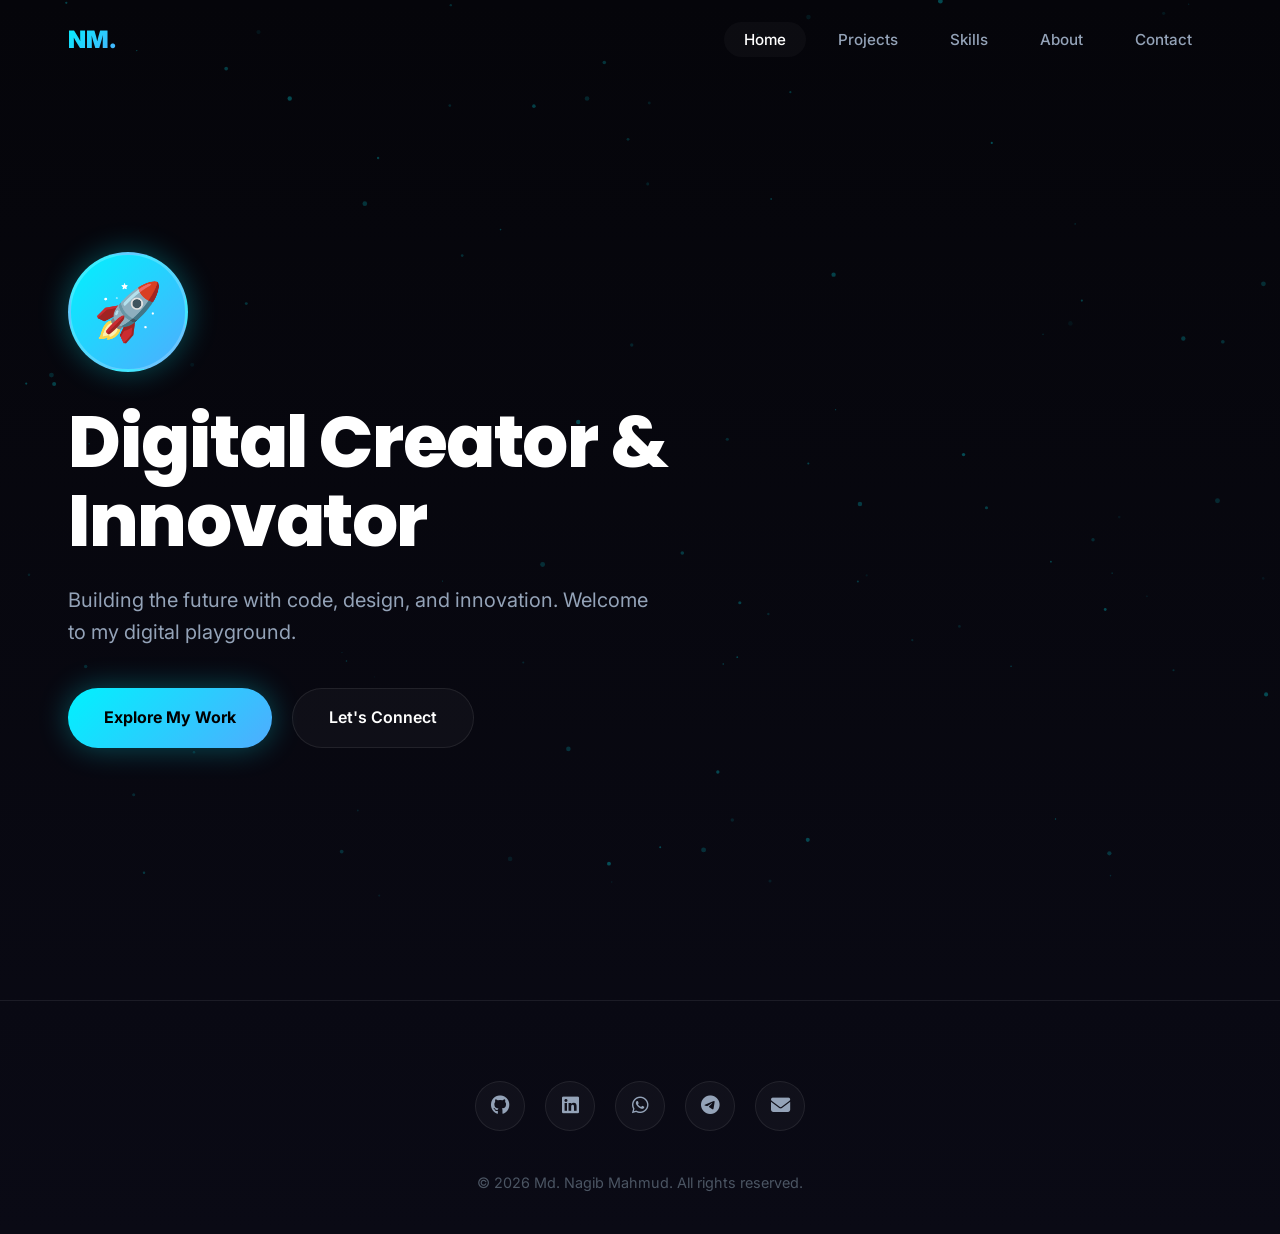
<file: index.html>
<!DOCTYPE html>
<html lang="en">
<head>
    <meta charset="UTF-8">
    <meta name="viewport" content="width=device-width, initial-scale=1.0">
    <title>Md. Nagib Mahmud | Full Stack Developer & Innovator</title>
    <meta name="description" content="Portfolio of Md. Nagib Mahmud - Full Stack Developer, Android Developer, and Digital Creator.">
    <link rel="stylesheet" href="styles.css">
    <link href="https://fonts.googleapis.com/css2?family=Inter:wght@300;400;500;600;700;800;900&family=Poppins:wght@400;500;600;700;800;900&display=swap" rel="stylesheet">
    <link rel="stylesheet" href="https://cdnjs.cloudflare.com/ajax/libs/font-awesome/6.4.0/css/all.min.css">
</head>
<body>
    <canvas id="particle-canvas"></canvas>

    <header class="header" id="header">
        <nav class="nav">
            <div class="nav-brand">NM<span>.</span></div>
            <ul class="nav-links">
                <li><a href="index.html" class="active">Home</a></li>
                <li><a href="projects.html">Projects</a></li>
                <li><a href="skills.html">Skills</a></li>
                <li><a href="about.html">About</a></li>
                <li><a href="contact.html">Contact</a></li>
            </ul>
        </nav>
    </header>

    <main>
        <section class="hero" id="home">
            <div class="container">
                <div class="hero-grid">
                    <div class="hero-content">
                        <div class="hero-avatar">
                            <span>🚀</span>
                        </div>
                        <h1>Digital <span class="text-gradient">Creator</span> & <br><span class="text-gradient">Innovator</span></h1>
                        <p class="hero-subtitle">Md. Nagib Mahmud. Building the future with code, design, and innovation. Welcome to my digital playground.</p>
                        <div class="hero-buttons">
                            <a href="projects.html" class="btn-primary">
                                <i class="fas fa-rocket"></i> Explore My Work
                            </a>
                            <a href="contact.html" class="btn-secondary">
                                <i class="fas fa-paper-plane"></i> Let's Connect
                            </a>
                        </div>
                    </div>
                </div>
            </div>
        </section>
    </main>

    <footer class="footer">
        <div class="container">
            <div class="social-links">
                <a href="https://github.com/nagibmahmud" target="_blank" aria-label="GitHub"><i class="fab fa-github"></i></a>
                <a href="https://linkedin.com/in/nagibmahmud" target="_blank" aria-label="LinkedIn"><i class="fab fa-linkedin"></i></a>
                <a href="https://wa.me/8801234567890" target="_blank" aria-label="WhatsApp"><i class="fab fa-whatsapp"></i></a>
                <a href="https://t.me/nagibmahmud" target="_blank" aria-label="Telegram"><i class="fab fa-telegram"></i></a>
                <a href="mailto:nagibmahmud@gmail.com" aria-label="Email"><i class="fas fa-envelope"></i></a>
            </div>
            <div class="footer-divider"></div>
            <p class="footer-text">&copy; <span id="currentYear"></span> Md. Nagib Mahmud. All rights reserved.</p>
        </div>
    </footer>

    <script src="script.js"></script>
    <script>
        // Particle Background Logic
        const canvas = document.getElementById('particle-canvas');
        const ctx = canvas.getContext('2d');
        let particles = [];

        function resize() {
            canvas.width = window.innerWidth;
            canvas.height = window.innerHeight;
        }

        window.addEventListener('resize', resize);
        resize();

        class Particle {
            constructor() {
                this.x = Math.random() * canvas.width;
                this.y = Math.random() * canvas.height;
                this.size = Math.random() * 2 + 0.5;
                this.speedX = Math.random() * 0.5 - 0.25;
                this.speedY = Math.random() * 0.5 - 0.25;
                this.color = 'rgba(0, 242, 254, ' + (Math.random() * 0.5 + 0.1) + ')';
            }
            update() {
                this.x += this.speedX;
                this.y += this.speedY;
                if (this.x > canvas.width) this.x = 0;
                if (this.x < 0) this.x = canvas.width;
                if (this.y > canvas.height) this.y = 0;
                if (this.y < 0) this.y = canvas.height;
            }
            draw() {
                ctx.fillStyle = this.color;
                ctx.beginPath();
                ctx.arc(this.x, this.y, this.size, 0, Math.PI * 2);
                ctx.fill();
            }
        }

        for (let i = 0; i < 100; i++) {
            particles.push(new Particle());
        }

        function animate() {
            ctx.clearRect(0, 0, canvas.width, canvas.height);
            particles.forEach(p => {
                p.update();
                p.draw();
            });
            requestAnimationFrame(animate);
        }
        animate();

        // Header Scroll Effect
        window.addEventListener('scroll', () => {
            const header = document.getElementById('header');
            if (window.scrollY > 50) {
                header.classList.add('scrolled');
            } else {
                header.classList.remove('scrolled');
            }
        });
    </script>
</body>
</html>
</file>
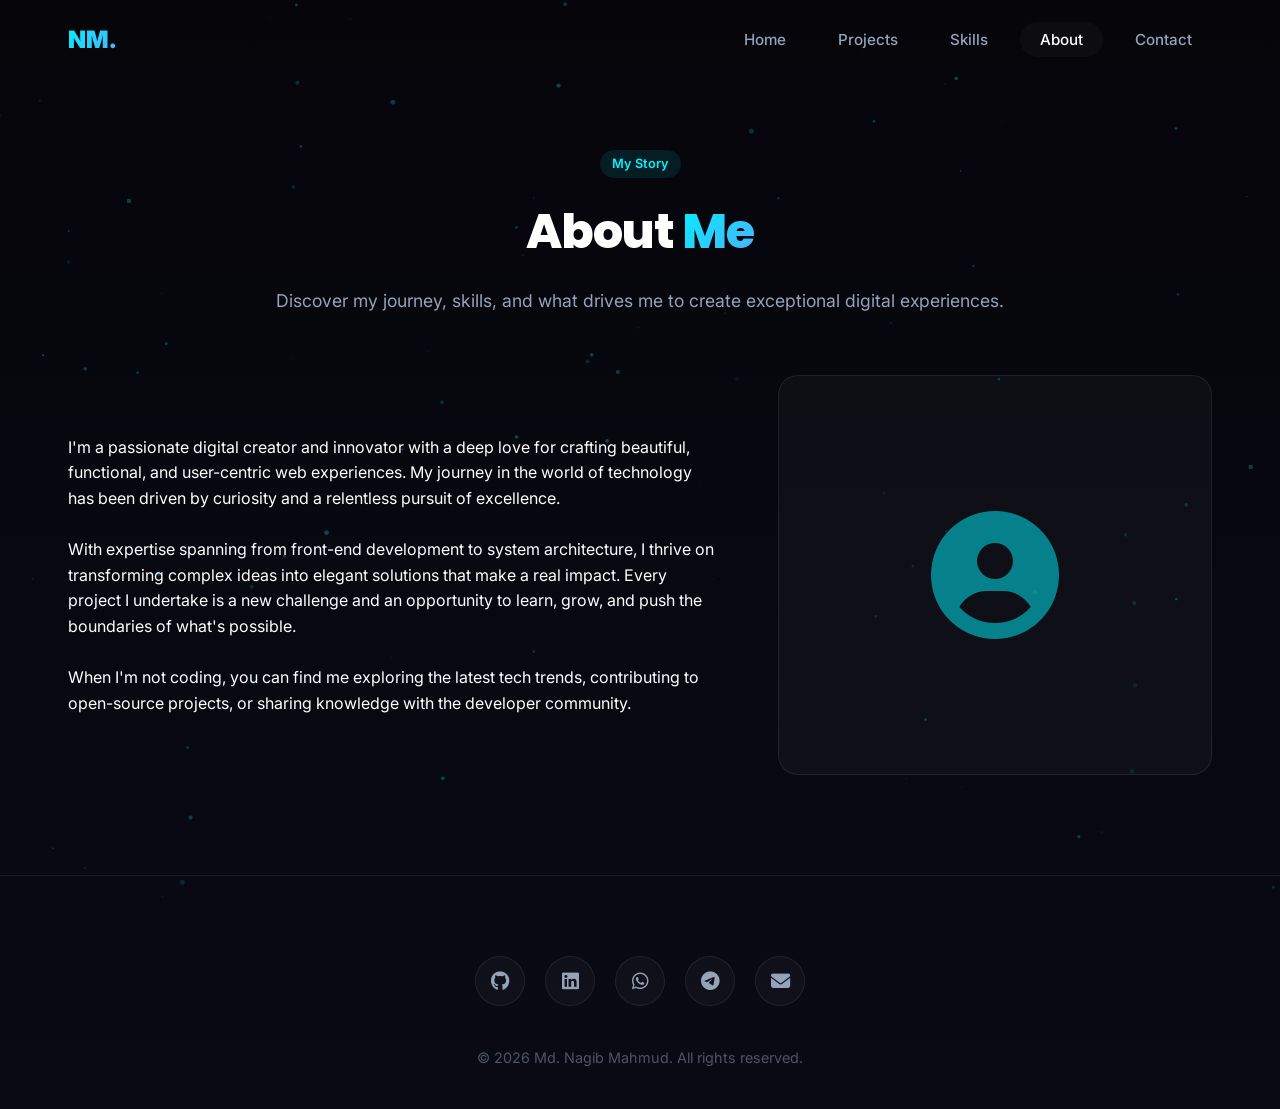
<file: about.html>
<!DOCTYPE html>
<html lang="en">
<head>
    <meta charset="UTF-8">
    <meta name="viewport" content="width=device-width, initial-scale=1.0">
    <title>About | Md. Nagib Mahmud</title>
    <link rel="stylesheet" href="styles.css">
    <link href="https://fonts.googleapis.com/css2?family=Inter:wght@300;400;500;600;700;800;900&family=Poppins:wght@400;500;600;700;800;900&display=swap" rel="stylesheet">
    <link rel="stylesheet" href="https://cdnjs.cloudflare.com/ajax/libs/font-awesome/6.4.0/css/all.min.css">
</head>
<body>
    <canvas id="particle-canvas"></canvas>

    <header class="header" id="header">
        <nav class="nav">
            <div class="nav-brand">NM<span>.</span></div>
            <ul class="nav-links">
                <li><a href="index.html">Home</a></li>
                <li><a href="projects.html">Projects</a></li>
                <li><a href="skills.html">Skills</a></li>
                <li><a href="about.html" class="active">About</a></li>
                <li><a href="contact.html">Contact</a></li>
            </ul>
        </nav>
    </header>

    <main class="container" style="padding-top: 150px;">
        <div class="section-header">
            <span class="project-tag" style="margin-bottom: 16px; display: inline-block;">My Story</span>
            <h2>About <span class="text-gradient">Me</span></h2>
            <p>Discover my journey, skills, and what drives me to create exceptional digital experiences.</p>
        </div>

        <div class="hero-grid" style="margin-bottom: 100px;">
            <div class="about-text">
                <p style="font-size: 1.1rem; color: var(--text-secondary);">I'm a passionate digital creator and innovator with a deep love for crafting beautiful, functional, and user-centric web experiences. My journey in the world of technology has been driven by curiosity and a relentless pursuit of excellence.</p>
                <br>
                <p style="font-size: 1.1rem; color: var(--text-secondary);">With expertise spanning from front-end development to system architecture, I thrive on transforming complex ideas into elegant solutions that make a real impact. Every project I undertake is a new challenge and an opportunity to learn, grow, and push the boundaries of what's possible.</p>
            </div>
            <div class="about-image" style="height: 400px; display: flex; align-items: center; justify-content: center; background: var(--surface-color); border: 1px solid var(--glass-border); border-radius: var(--radius-md);">
                <i class="fas fa-user-circle" style="font-size: 8rem; color: var(--cyan); opacity: 0.5;"></i>
            </div>
        </div>


    </main>

    <footer class="footer">
        <div class="container">
            <div class="social-links">
                <a href="https://github.com/nagibmahmud" target="_blank"><i class="fab fa-github"></i></a>
                <a href="https://linkedin.com/in/nagibmahmud" target="_blank"><i class="fab fa-linkedin"></i></a>
                <a href="https://wa.me/8801234567890" target="_blank"><i class="fab fa-whatsapp"></i></a>
                <a href="https://t.me/nagibmahmud" target="_blank"><i class="fab fa-telegram"></i></a>
                <a href="mailto:nagibmahmud@gmail.com"><i class="fas fa-envelope"></i></a>
            </div>
            <div class="footer-divider"></div>
            <p class="footer-text">&copy; <span id="currentYear"></span> Md. Nagib Mahmud. All rights reserved.</p>
        </div>
    </footer>

    <script src="script.js"></script>
    <script>
        // Particle Background Logic
        const canvas = document.getElementById('particle-canvas');
        const ctx = canvas.getContext('2d');
        let particles = [];
        function resize() { canvas.width = window.innerWidth; canvas.height = window.innerHeight; }
        window.addEventListener('resize', resize);
        resize();
        class Particle {
            constructor() {
                this.x = Math.random() * canvas.width;
                this.y = Math.random() * canvas.height;
                this.size = Math.random() * 2 + 0.5;
                this.speedX = Math.random() * 0.5 - 0.25;
                this.speedY = Math.random() * 0.5 - 0.25;
                this.color = 'rgba(0, 242, 254, ' + (Math.random() * 0.5 + 0.1) + ')';
            }
            update() {
                this.x += this.speedX; this.y += this.speedY;
                if (this.x > canvas.width) this.x = 0; if (this.x < 0) this.x = canvas.width;
                if (this.y > canvas.height) this.y = 0; if (this.y < 0) this.y = canvas.height;
            }
            draw() {
                ctx.fillStyle = this.color; ctx.beginPath();
                ctx.arc(this.x, this.y, this.size, 0, Math.PI * 2); ctx.fill();
            }
        }
        for (let i = 0; i < 100; i++) particles.push(new Particle());
        function animate() {
            ctx.clearRect(0, 0, canvas.width, canvas.height);
            particles.forEach(p => { p.update(); p.draw(); });
            requestAnimationFrame(animate);
        }
        animate();
        
        window.addEventListener('scroll', () => {
            const header = document.getElementById('header');
            if (window.scrollY > 50) header.classList.add('scrolled');
            else header.classList.remove('scrolled');
        });
    </script>
</body>
</html>
</file>
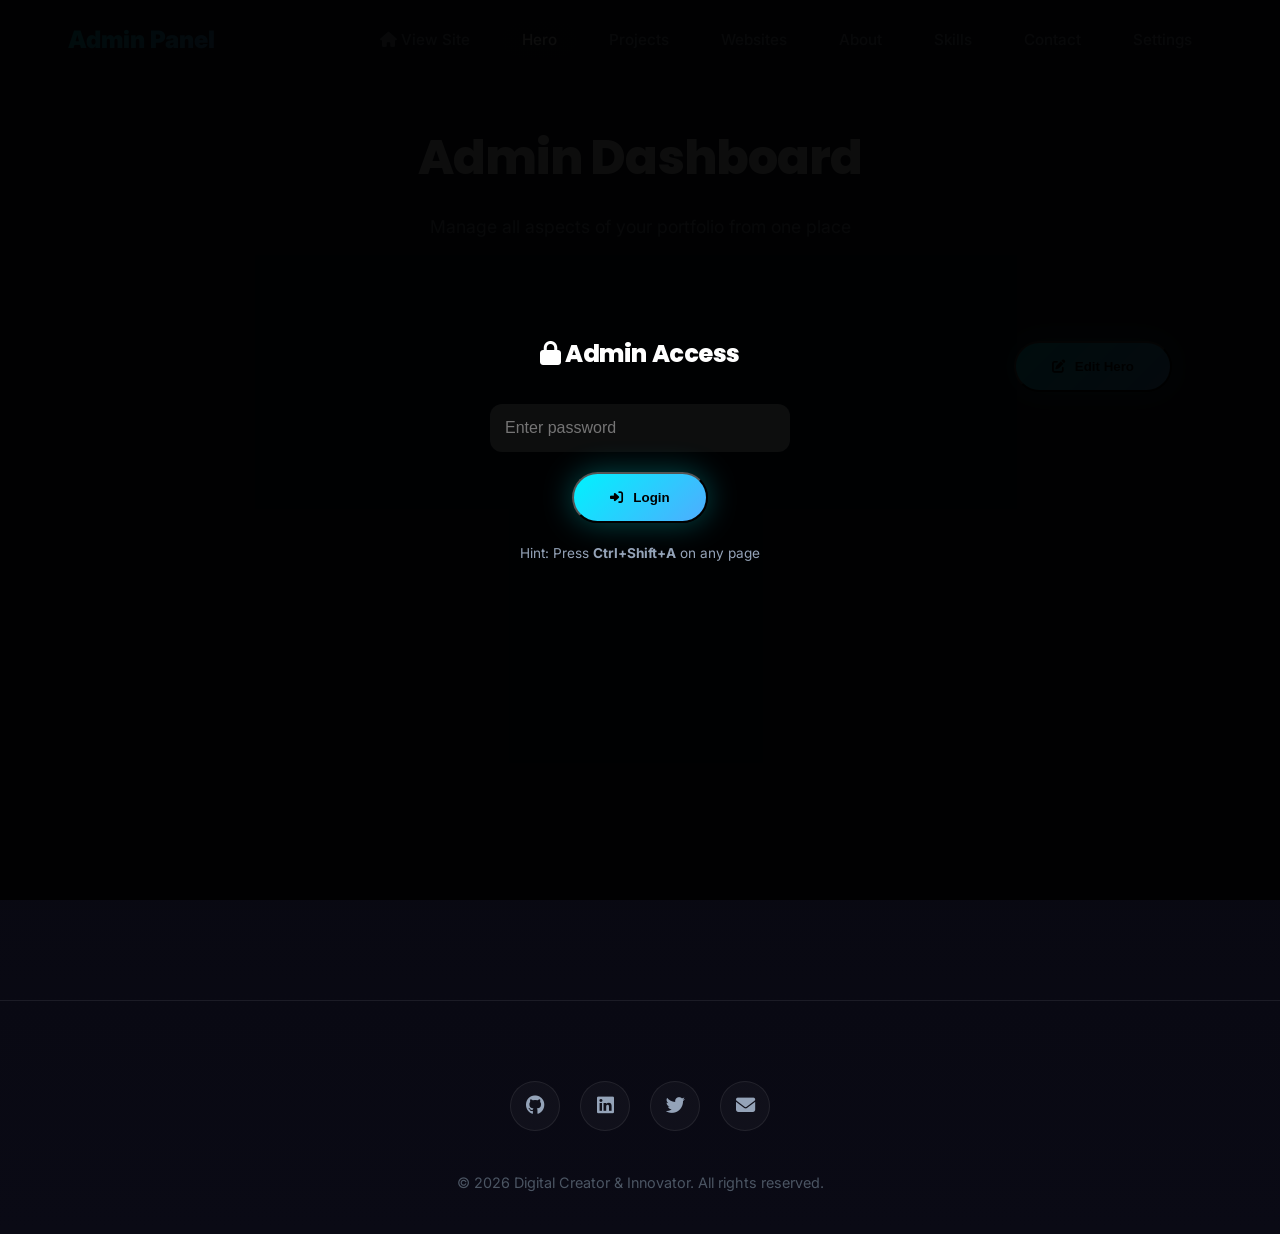
<file: admin.html>
<!DOCTYPE html>
<html lang="en">
<head>
    <meta charset="UTF-8">
    <meta name="viewport" content="width=device-width, initial-scale=1.0">
    <title>Admin Panel - My Portfolio</title>
    <link rel="stylesheet" href="styles.css">
    <link rel="stylesheet" href="admin-styles.css">
    <link href="https://fonts.googleapis.com/css2?family=Inter:wght@300;400;500;600;700&family=Poppins:wght@400;500;600;700;800&display=swap" rel="stylesheet">
    <link rel="stylesheet" href="https://cdnjs.cloudflare.com/ajax/libs/font-awesome/6.4.0/css/all.min.css">
    <style>
        /* Login Overlay */
        #loginOverlay {
            position: fixed;
            inset: 0;
            background: rgba(0, 0, 0, 0.95);
            z-index: 9999;
            display: flex;
            align-items: center;
            justify-content: center;
        }
        .login-box {
            background: linear-gradient(145deg, var(--card-color), #111827);
            padding: 50px;
            border-radius: var(--radius-lg);
            border: 1px solid var(--border-color);
            text-align: center;
            max-width: 400px;
        }
        .login-box h2 {
            color: var(--text-primary);
            margin-bottom: 30px;
        }
        .login-box input {
            width: 100%;
            padding: 15px;
            background: rgba(255, 255, 255, 0.05);
            border: 2px solid var(--border-color);
            border-radius: 12px;
            color: var(--text-primary);
            font-size: 1rem;
            margin-bottom: 20px;
        }
        .login-box input:focus {
            outline: none;
            border-color: var(--accent-color);
        }
        .login-box .error {
            color: #ff6b6b;
            margin-bottom: 15px;
            display: none;
        }
        .login-hint {
            color: var(--text-secondary);
            font-size: 0.85rem;
            margin-top: 20px;
        }
    </style>
</head>
<body>
    <!-- Login Overlay -->
    <div id="loginOverlay">
        <div class="login-box">
            <h2><i class="fas fa-lock"></i> Admin Access</h2>
            <p class="error" id="loginError">Incorrect password!</p>
            <input type="password" id="adminPassword" placeholder="Enter password" onkeypress="if(event.key==='Enter') checkPassword()">
            <button class="btn-primary" onclick="checkPassword()">
                <i class="fas fa-sign-in-alt"></i> Login
            </button>
            <p class="login-hint">Hint: Press <strong>Ctrl+Shift+A</strong> on any page</p>
        </div>
    </div>
    <!-- Navigation -->
    <header class="header">
        <nav class="nav">
            <div class="nav-brand">Admin Panel</div>
            <ul class="nav-links">
                <li><a href="index.html"><i class="fas fa-home"></i> View Site</a></li>
                <li><a href="#hero" class="active">Hero</a></li>
                <li><a href="#projects">Projects</a></li>
                <li><a href="#websites">Websites</a></li>
                <li><a href="#about">About</a></li>
                <li><a href="#skills">Skills</a></li>
                <li><a href="#contact">Contact</a></li>
                <li><a href="#settings">Settings</a></li>
            </ul>
        </nav>
    </header>

    <!-- Admin Dashboard Section -->
    <section class="admin-section">
        <div class="container">
            <div class="section-header">
                <h2>Admin <span class="text-gradient-primary">Dashboard</span></h2>
                <p>Manage all aspects of your portfolio from one place</p>
            </div>

            <!-- Projects Tab -->
            <div class="admin-tab active" id="hero">
                <div class="admin-card">
                    <div class="admin-header">
                        <h3><i class="fas fa-rocket"></i> Hero Section</h3>
                        <button class="btn-primary" id="editHeroBtn">
                            <i class="fas fa-edit"></i> Edit Hero
                        </button>
                    </div>
                    <div class="hero-preview" id="heroPreview">
                        <!-- Hero preview loaded here -->
                    </div>
                </div>
            </div>

            <div class="admin-tab" id="projects">
                <div class="admin-card">
                    <div class="admin-header">
                        <h3><i class="fas fa-box"></i> Projects Management</h3>
                        <button class="btn-primary" id="addProjectBtn">
                            <i class="fas fa-plus"></i> Add Project
                        </button>
                    </div>
                    <div class="admin-grid" id="projectsGrid">
                        <!-- Projects loaded here -->
                    </div>
                </div>
            </div>

            <!-- Websites Tab -->
            <div class="admin-tab" id="websites">
                <div class="admin-card">
                    <div class="admin-header">
                        <h3><i class="fas fa-globe"></i> Websites Management</h3>
                        <button class="btn-primary" id="addWebsiteBtn">
                            <i class="fas fa-plus"></i> Add Website
                        </button>
                    </div>
                    <div class="admin-grid" id="websitesGrid">
                        <!-- Websites loaded here -->
                    </div>
                </div>
            </div>

            <!-- About Tab -->
            <div class="admin-tab" id="about">
                <div class="admin-card">
                    <div class="admin-header">
                        <h3><i class="fas fa-user"></i> About Section</h3>
                        <button class="btn-primary" id="editAboutBtn">
                            <i class="fas fa-edit"></i> Edit About
                        </button>
                    </div>
                    <div class="about-preview" id="aboutPreview">
                        <!-- About content loaded here -->
                    </div>
                </div>
            </div>

            <!-- Skills Tab -->
            <div class="admin-tab" id="skills">
                <div class="admin-card">
                    <div class="admin-header">
                        <h3><i class="fas fa-tools"></i> Skills Management</h3>
                        <button class="btn-primary" id="addSkillBtn">
                            <i class="fas fa-plus"></i> Add Skill
                        </button>
                    </div>
                    <div class="skills-admin-grid" id="skillsGrid">
                        <!-- Skills loaded here -->
                    </div>
                </div>
            </div>

            <!-- Contact Tab -->
            <div class="admin-tab" id="contact">
                <div class="admin-card">
                    <div class="admin-header">
                        <h3><i class="fas fa-envelope"></i> Contact Settings</h3>
                        <button class="btn-primary" id="editContactBtn">
                            <i class="fas fa-edit"></i> Edit Contact Info
                        </button>
                    </div>
                    <div class="contact-preview" id="contactPreview">
                        <!-- Contact info loaded here -->
                    </div>
                    <div class="messages-section">
                        <h4><i class="fas fa-inbox"></i> Messages Received</h4>
                        <div class="messages-list" id="messagesList">
                            <!-- Messages loaded here -->
                        </div>
                    </div>
                </div>
            </div>

            <!-- Settings Tab -->
            <div class="admin-tab" id="settings">
                <div class="admin-card">
                    <div class="admin-header">
                        <h3><i class="fas fa-cog"></i> Export/Import Content</h3>
                    </div>
                    <div class="settings-content">
                        <div class="export-section">
                            <h4><i class="fas fa-download"></i> Export Content</h4>
                            <p>Download all your content as a JSON file to backup or commit to GitHub</p>
                            <button class="btn-primary" id="exportContentBtn">
                                <i class="fas fa-download"></i> Download Content JSON
                            </button>
                        </div>
                        <div class="import-section">
                            <h4><i class="fas fa-upload"></i> Import Content</h4>
                            <p>Upload a content JSON file to update your portfolio</p>
                            <input type="file" id="importFile" accept=".json" style="display: none;">
                            <button class="btn-secondary" id="importContentBtn">
                                <i class="fas fa-upload"></i> Upload Content JSON
                            </button>
                        </div>
                        <div class="security-section">
                            <h4><i class="fas fa-shield-alt"></i> Security Settings</h4>
                            <div class="form-group">
                                <label>Admin Password</label>
                                <input type="text" id="adminPasswordSetting" placeholder="Enter new password" style="max-width: 300px; margin-bottom: 10px;">
                                <button class="btn-primary" id="changePasswordBtn" style="padding: 10px 20px;">
                                    <i class="fas fa-key"></i> Change Password
                                </button>
                            </div>
                            <div class="form-group" style="margin-top: 20px;">
                                <label>Keyboard Shortcut</label>
                                <div style="display: flex; gap: 10px; align-items: center; flex-wrap: wrap;">
                                    <label style="display: flex; align-items: center; gap: 8px;">
                                        <input type="checkbox" id="ctrlKey" checked> Ctrl
                                    </label>
                                    <label style="display: flex; align-items: center; gap: 8px;">
                                        <input type="checkbox" id="shiftKey" checked> Shift
                                    </label>
                                    <label style="display: flex; align-items: center; gap: 8px;">
                                        <input type="checkbox" id="altKey"> Alt
                                    </label>
                                    <span>+</span>
                                    <input type="text" id="shortcutKey" value="A" placeholder="Key" style="width: 60px; text-transform: uppercase;">
                                    <button class="btn-primary" id="saveShortcutBtn" style="padding: 10px 20px;">
                                        <i class="fas fa-save"></i> Save Shortcut
                                    </button>
                                </div>
                                <p style="color: var(--text-secondary); font-size: 0.85rem; margin-top: 10px;">
                                    Current shortcut: <strong id="currentShortcut">Ctrl + Shift + A</strong>
                                </p>
                            </div>
                        </div>
                        <div class="github-section">
                            <h4><i class="fab fa-github"></i> GitHub Instructions</h4>
                            <ol>
                                <li>Edit content in admin panel</li>
                                <li>Click "Download Content JSON"</li>
                                <li>Save as <code>content.json</code></li>
                                <li>Commit <code>content.json</code> to your GitHub repository</li>
                                <li>Website will load content from the file</li>
                            </ol>
                        </div>
                    </div>
                </div>
            </div>
        </div>
    </section>

    <!-- Hero Modal -->
    <div class="modal" id="heroModal">
        <div class="modal-content">
            <div class="modal-header">
                <h3><i class="fas fa-edit"></i> Edit Hero Section</h3>
                <button class="modal-close" id="heroModalClose">&times;</button>
            </div>
            <form id="heroForm" class="modal-form">
                <div class="form-group">
                    <label>Avatar/Photo URL</label>
                    <input type="url" id="heroAvatar" placeholder="https://example.com/your-photo.jpg">
                    <small>Leave empty to use emoji (🚀)</small>
                </div>
                <div class="form-group">
                    <label>Title Word 1 *</label>
                    <input type="text" id="heroTitle1" placeholder="e.g., Creator" required>
                </div>
                <div class="form-group">
                    <label>Title Word 2 *</label>
                    <input type="text" id="heroTitle2" placeholder="e.g., Innovator" required>
                </div>
                <div class="form-group">
                    <label>Subtitle *</label>
                    <textarea id="heroSubtitle" rows="3" required></textarea>
                </div>
                <div class="form-row">
                    <div class="form-group">
                        <label>Button 1 Text</label>
                        <input type="text" id="heroBtn1Text" placeholder="Explore My Work">
                    </div>
                    <div class="form-group">
                        <label>Button 1 Link</label>
                        <input type="text" id="heroBtn1Link" placeholder="projects.html">
                    </div>
                </div>
                <div class="form-row">
                    <div class="form-group">
                        <label>Button 2 Text</label>
                        <input type="text" id="heroBtn2Text" placeholder="Let's Connect">
                    </div>
                    <div class="form-group">
                        <label>Button 2 Link</label>
                        <input type="text" id="heroBtn2Link" placeholder="contact.html">
                    </div>
                </div>
                <div class="modal-actions">
                    <button type="button" class="btn-secondary" id="heroCancelBtn">Cancel</button>
                    <button type="submit" class="btn-primary">
                        <i class="fas fa-save"></i> Save Changes
                    </button>
                </div>
            </form>
        </div>
    </div>

    <!-- Project Modal -->
    <div class="modal" id="projectModal">
        <div class="modal-content">
            <div class="modal-header">
                <h3 id="projectModalTitle"><i class="fas fa-plus-circle"></i> Add New Project</h3>
                <button class="modal-close" id="projectModalClose">&times;</button>
            </div>
            <form id="projectForm" class="modal-form">
                <input type="hidden" id="projectId">
                <div class="form-group">
                    <label>Title *</label>
                    <input type="text" id="projectTitle" placeholder="Project Title" required>
                </div>
                <div class="form-group">
                    <label>Description *</label>
                    <textarea id="projectDescription" rows="3" placeholder="Brief description" required></textarea>
                </div>
                <div class="form-group">
                    <label>Image URL</label>
                    <input type="url" id="projectImage" placeholder="https://example.com/image.jpg">
                </div>
                    <div class="form-group">
                        <label>Live URL</label>
                        <input type="url" id="projectLiveUrl" placeholder="https://...">
                    </div>
                <div class="form-group">
                    <label>Tags (comma-separated)</label>
                    <input type="text" id="projectTags" placeholder="React, Next.js, TypeScript">
                </div>
                <div class="form-group checkbox-group">
                    <label class="checkbox-label">
                        <input type="checkbox" id="projectFeatured">
                        <span class="checkmark"></span>
                        Featured Project (show on homepage)
                    </label>
                </div>
                <div class="modal-actions">
                    <button type="button" class="btn-secondary" id="projectCancelBtn">Cancel</button>
                    <button type="submit" class="btn-primary">
                        <i class="fas fa-save"></i> <span id="projectSubmitBtnText">Create Project</span>
                    </button>
                </div>
            </form>
        </div>
    </div>

    <!-- Website Modal -->
    <div class="modal" id="websiteModal">
        <div class="modal-content">
            <div class="modal-header">
                <h3 id="websiteModalTitle"><i class="fas fa-plus-circle"></i> Add New Website</h3>
                <button class="modal-close" id="websiteModalClose">&times;</button>
            </div>
            <form id="websiteForm" class="modal-form">
                <input type="hidden" id="websiteId">
                <div class="form-group">
                    <label>Name *</label>
                    <input type="text" id="websiteName" placeholder="Website Name" required>
                </div>
                <div class="form-group">
                    <label>Description *</label>
                    <textarea id="websiteDescription" rows="3" placeholder="Brief description" required></textarea>
                </div>
                <div class="form-group">
                    <label>Image URL</label>
                    <input type="url" id="websiteImage" placeholder="https://example.com/image.jpg">
                </div>
                <div class="form-row">
                    <div class="form-group">
                        <label>Website URL</label>
                        <input type="url" id="websiteUrl" placeholder="https://..." required>
                    </div>
                    <div class="form-group">
                        <label>Details URL</label>
                        <input type="url" id="websiteDetailsUrl" placeholder="https://...">
                    </div>
                </div>
                <div class="modal-actions">
                    <button type="button" class="btn-secondary" id="websiteCancelBtn">Cancel</button>
                    <button type="submit" class="btn-primary">
                        <i class="fas fa-save"></i> <span id="websiteSubmitBtnText">Create Website</span>
                    </button>
                </div>
            </form>
        </div>
    </div>

    <!-- About Modal -->
    <div class="modal" id="aboutModal">
        <div class="modal-content">
            <div class="modal-header">
                <h3><i class="fas fa-edit"></i> Edit About Section</h3>
                <button class="modal-close" id="aboutModalClose">&times;</button>
            </div>
            <form id="aboutForm" class="modal-form">
                <div class="form-group">
                    <label>About Text (Paragraph 1) *</label>
                    <textarea id="aboutText1" rows="3" required></textarea>
                </div>
                <div class="form-group">
                    <label>About Text (Paragraph 2) *</label>
                    <textarea id="aboutText2" rows="3" required></textarea>
                </div>
                <div class="form-group">
                    <label>About Text (Paragraph 3) *</label>
                    <textarea id="aboutText3" rows="3" required></textarea>
                </div>
                <div class="form-group">
                    <label>Image URL</label>
                    <input type="url" id="aboutImage" placeholder="https://example.com/image.jpg">
                </div>
                <div class="form-row">
                    <div class="form-group">
                        <label>Projects Count</label>
                        <input type="number" id="statProjects" value="50">
                    </div>
                    <div class="form-group">
                        <label>Years Experience</label>
                        <input type="number" id="statExperience" value="5">
                    </div>
                </div>
                <div class="form-row">
                    <div class="form-group">
                        <label>Happy Clients</label>
                        <input type="number" id="statClients" value="30">
                    </div>
                    <div class="form-group">
                        <label>Technologies</label>
                        <input type="number" id="statTechnologies" value="10">
                    </div>
                </div>
                <div class="modal-actions">
                    <button type="button" class="btn-secondary" id="aboutCancelBtn">Cancel</button>
                    <button type="submit" class="btn-primary">
                        <i class="fas fa-save"></i> Save Changes
                    </button>
                </div>
            </form>
        </div>
    </div>

    <!-- Skill Modal -->
    <div class="modal" id="skillModal">
        <div class="modal-content">
            <div class="modal-header">
                <h3 id="skillModalTitle"><i class="fas fa-plus-circle"></i> Add Skill Category</h3>
                <button class="modal-close" id="skillModalClose">&times;</button>
            </div>
            <form id="skillForm" class="modal-form">
                <input type="hidden" id="skillCategoryId">
                <div class="form-group">
                    <label>Category Name *</label>
                    <input type="text" id="skillCategoryName" placeholder="e.g., Frontend Development" required>
                </div>
                <div class="form-group">
                    <label>Skills (comma-separated) *</label>
                    <textarea id="skillList" rows="4" placeholder="React, Vue.js, TypeScript, JavaScript..." required></textarea>
                </div>
                <div class="modal-actions">
                    <button type="button" class="btn-secondary" id="skillCancelBtn">Cancel</button>
                    <button type="submit" class="btn-primary">
                        <i class="fas fa-save"></i> <span id="skillSubmitBtnText">Save Category</span>
                    </button>
                </div>
            </form>
        </div>
    </div>

    <!-- Contact Modal -->
    <div class="modal" id="contactModal">
        <div class="modal-content">
            <div class="modal-header">
                <h3><i class="fas fa-edit"></i> Edit Contact Information</h3>
                <button class="modal-close" id="contactModalClose">&times;</button>
            </div>
            <form id="contactFormAdmin" class="modal-form">
                <div class="form-group">
                    <label>Email Address *</label>
                    <input type="email" id="contactEmail" required>
                </div>
                <div class="form-group">
                    <label>GitHub URL</label>
                    <input type="url" id="contactGithub" placeholder="https://github.com/yourusername">
                </div>
                <div class="form-group">
                    <label>LinkedIn URL</label>
                    <input type="url" id="contactLinkedin" placeholder="https://linkedin.com/in/yourusername">
                </div>
                <div class="form-group">
                    <label>Twitter URL</label>
                    <input type="url" id="contactTwitter" placeholder="https://twitter.com/yourusername">
                </div>
                <div class="form-group">
                    <label>WhatsApp URL</label>
                    <input type="url" id="contactWhatsapp" placeholder="https://wa.me/8801234567890">
                </div>
                <div class="form-group">
                    <label>Telegram URL</label>
                    <input type="url" id="contactTelegram" placeholder="https://t.me/yourusername">
                </div>
                <div class="modal-actions">
                    <button type="button" class="btn-secondary" id="contactCancelBtn">Cancel</button>
                    <button type="submit" class="btn-primary">
                        <i class="fas fa-save"></i> Save Changes
                    </button>
                </div>
            </form>
        </div>
    </div>

    <!-- Footer -->
    <footer class="footer">
        <div class="container">
            <div class="social-links">
                <a href="https://github.com/yourusername" target="_blank"><i class="fab fa-github"></i></a>
                <a href="https://linkedin.com/in/yourusername" target="_blank"><i class="fab fa-linkedin"></i></a>
                <a href="https://twitter.com/yourusername" target="_blank"><i class="fab fa-twitter"></i></a>
                <a href="mailto:your@email.com"><i class="fas fa-envelope"></i></a>
            </div>
            <div class="footer-divider"></div>
            <p class="footer-text">© <span id="currentYear"></span> Digital Creator & Innovator. All rights reserved.</p>
        </div>
    </footer>

    <script src="admin.js"></script>
</body>
</html>
</file>
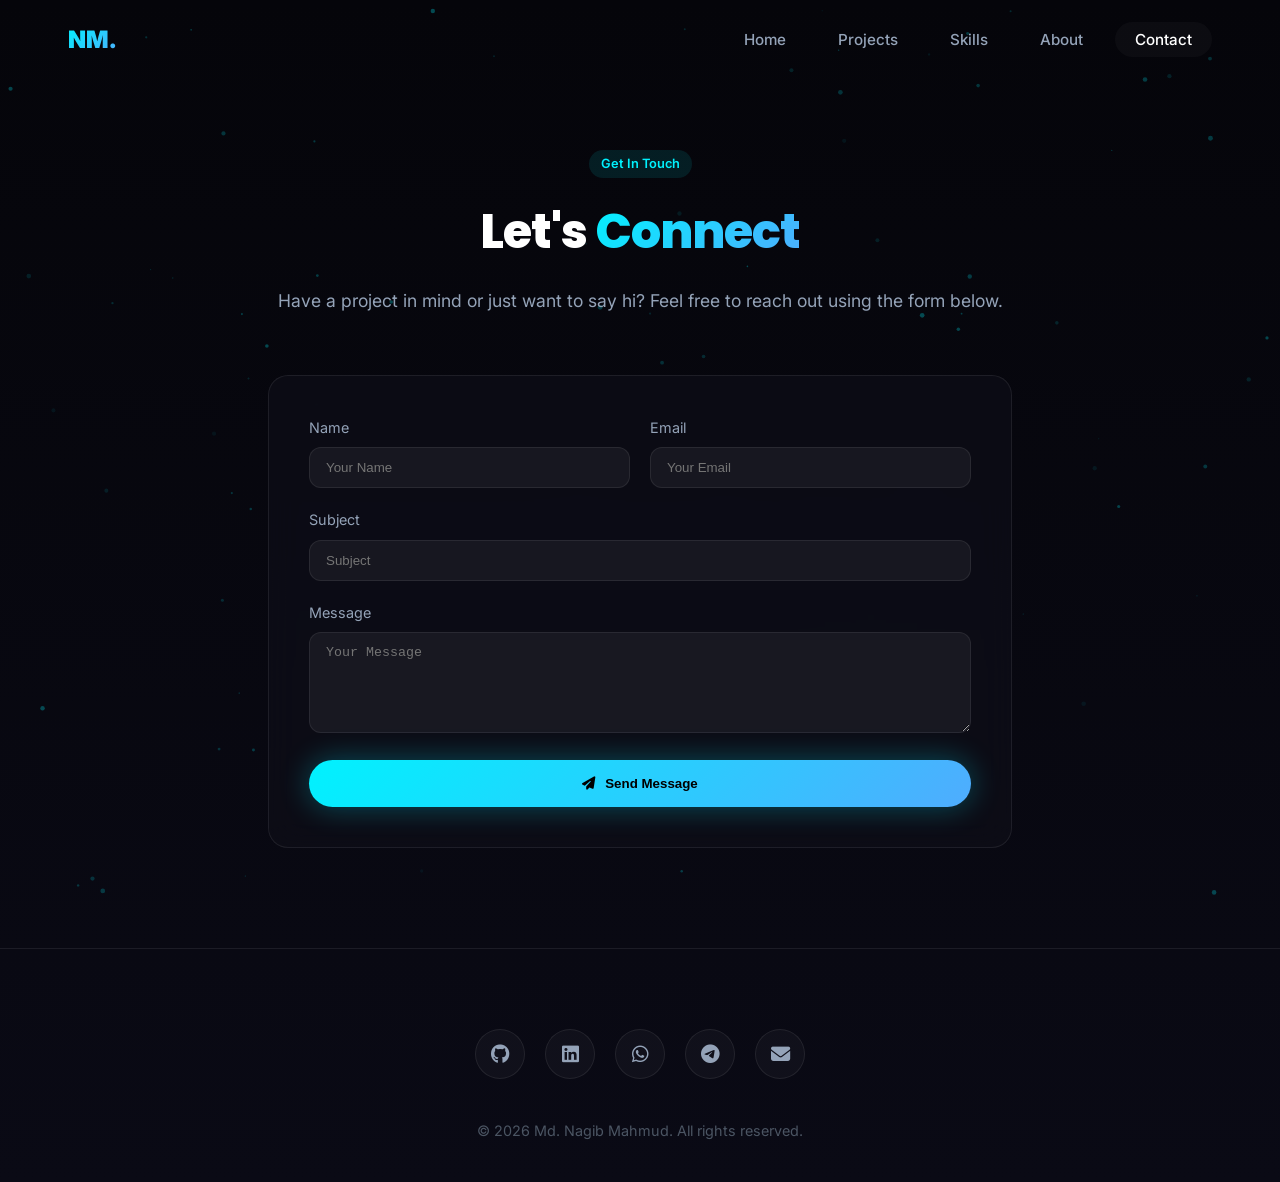
<file: contact.html>
<!DOCTYPE html>
<html lang="en">
<head>
    <meta charset="UTF-8">
    <meta name="viewport" content="width=device-width, initial-scale=1.0">
    <title>Contact | Md. Nagib Mahmud</title>
    <link rel="stylesheet" href="styles.css">
    <link href="https://fonts.googleapis.com/css2?family=Inter:wght@300;400;500;600;700;800;900&family=Poppins:wght@400;500;600;700;800;900&display=swap" rel="stylesheet">
    <link rel="stylesheet" href="https://cdnjs.cloudflare.com/ajax/libs/font-awesome/6.4.0/css/all.min.css">
</head>
<body>
    <canvas id="particle-canvas"></canvas>

    <header class="header" id="header">
        <nav class="nav">
            <div class="nav-brand">NM<span>.</span></div>
            <ul class="nav-links">
                <li><a href="index.html">Home</a></li>
                <li><a href="projects.html">Projects</a></li>
                <li><a href="skills.html">Skills</a></li>
                <li><a href="about.html">About</a></li>
                <li><a href="contact.html" class="active">Contact</a></li>
            </ul>
        </nav>
    </header>

    <main class="container" style="padding-top: 150px; max-width: 800px;">
        <div class="section-header">
            <span class="project-tag" style="margin-bottom: 16px; display: inline-block;">Get In Touch</span>
            <h2>Let's <span class="text-gradient">Connect</span></h2>
            <p>Have a project in mind or just want to say hi? Feel free to reach out using the form below.</p>
        </div>

        <div class="skill-category" style="padding: 40px;">
            <form id="contactForm" class="contact-form" style="display: flex; flex-direction: column; gap: 20px;">
                <div style="display: grid; grid-template-columns: 1fr 1fr; gap: 20px;">
                    <div class="form-group">
                        <label style="display: block; margin-bottom: 8px; font-size: 0.9rem; color: var(--text-secondary);">Name</label>
                        <input type="text" placeholder="Your Name" required style="width: 100%; padding: 12px 16px; background: rgba(255,255,255,0.05); border: 1px solid var(--glass-border); border-radius: var(--radius-sm); color: white; outline: none; transition: border-color 0.3s ease;">
                    </div>
                    <div class="form-group">
                        <label style="display: block; margin-bottom: 8px; font-size: 0.9rem; color: var(--text-secondary);">Email</label>
                        <input type="email" placeholder="Your Email" required style="width: 100%; padding: 12px 16px; background: rgba(255,255,255,0.05); border: 1px solid var(--glass-border); border-radius: var(--radius-sm); color: white; outline: none; transition: border-color 0.3s ease;">
                    </div>
                </div>
                <div class="form-group">
                    <label style="display: block; margin-bottom: 8px; font-size: 0.9rem; color: var(--text-secondary);">Subject</label>
                    <input type="text" placeholder="Subject" required style="width: 100%; padding: 12px 16px; background: rgba(255,255,255,0.05); border: 1px solid var(--glass-border); border-radius: var(--radius-sm); color: white; outline: none; transition: border-color 0.3s ease;">
                </div>
                <div class="form-group">
                    <label style="display: block; margin-bottom: 8px; font-size: 0.9rem; color: var(--text-secondary);">Message</label>
                    <textarea placeholder="Your Message" rows="5" required style="width: 100%; padding: 12px 16px; background: rgba(255,255,255,0.05); border: 1px solid var(--glass-border); border-radius: var(--radius-sm); color: white; outline: none; transition: border-color 0.3s ease; resize: vertical;"></textarea>
                </div>
                <button type="submit" class="btn-primary" style="width: 100%; justify-content: center; border: none; cursor: pointer;">
                    <i class="fas fa-paper-plane"></i> Send Message
                </button>
            </form>
        </div>
    </main>

    <footer class="footer">
        <div class="container">
            <div class="social-links">
                <a href="https://github.com/nagibmahmud" target="_blank"><i class="fab fa-github"></i></a>
                <a href="https://linkedin.com/in/nagibmahmud" target="_blank"><i class="fab fa-linkedin"></i></a>
                <a href="https://wa.me/8801234567890" target="_blank"><i class="fab fa-whatsapp"></i></a>
                <a href="https://t.me/nagibmahmud" target="_blank"><i class="fab fa-telegram"></i></a>
                <a href="mailto:nagibmahmud@gmail.com"><i class="fas fa-envelope"></i></a>
            </div>
            <div class="footer-divider"></div>
            <p class="footer-text">&copy; <span id="currentYear"></span> Md. Nagib Mahmud. All rights reserved.</p>
        </div>
    </footer>

    <script src="script.js"></script>
    <script>
        // Particle Background Logic
        const canvas = document.getElementById('particle-canvas');
        const ctx = canvas.getContext('2d');
        let particles = [];
        function resize() { canvas.width = window.innerWidth; canvas.height = window.innerHeight; }
        window.addEventListener('resize', resize);
        resize();
        class Particle {
            constructor() {
                this.x = Math.random() * canvas.width;
                this.y = Math.random() * canvas.height;
                this.size = Math.random() * 2 + 0.5;
                this.speedX = Math.random() * 0.5 - 0.25;
                this.speedY = Math.random() * 0.5 - 0.25;
                this.color = 'rgba(0, 242, 254, ' + (Math.random() * 0.5 + 0.1) + ')';
            }
            update() {
                this.x += this.speedX; this.y += this.speedY;
                if (this.x > canvas.width) this.x = 0; if (this.x < 0) this.x = canvas.width;
                if (this.y > canvas.height) this.y = 0; if (this.y < 0) this.y = canvas.height;
            }
            draw() {
                ctx.fillStyle = this.color; ctx.beginPath();
                ctx.arc(this.x, this.y, this.size, 0, Math.PI * 2); ctx.fill();
            }
        }
        for (let i = 0; i < 100; i++) particles.push(new Particle());
        function animate() {
            ctx.clearRect(0, 0, canvas.width, canvas.height);
            particles.forEach(p => { p.update(); p.draw(); });
            requestAnimationFrame(animate);
        }
        animate();
        
        window.addEventListener('scroll', () => {
            const header = document.getElementById('header');
            if (window.scrollY > 50) header.classList.add('scrolled');
            else header.classList.remove('scrolled');
        });
    </script>
</body>
</html>
</file>
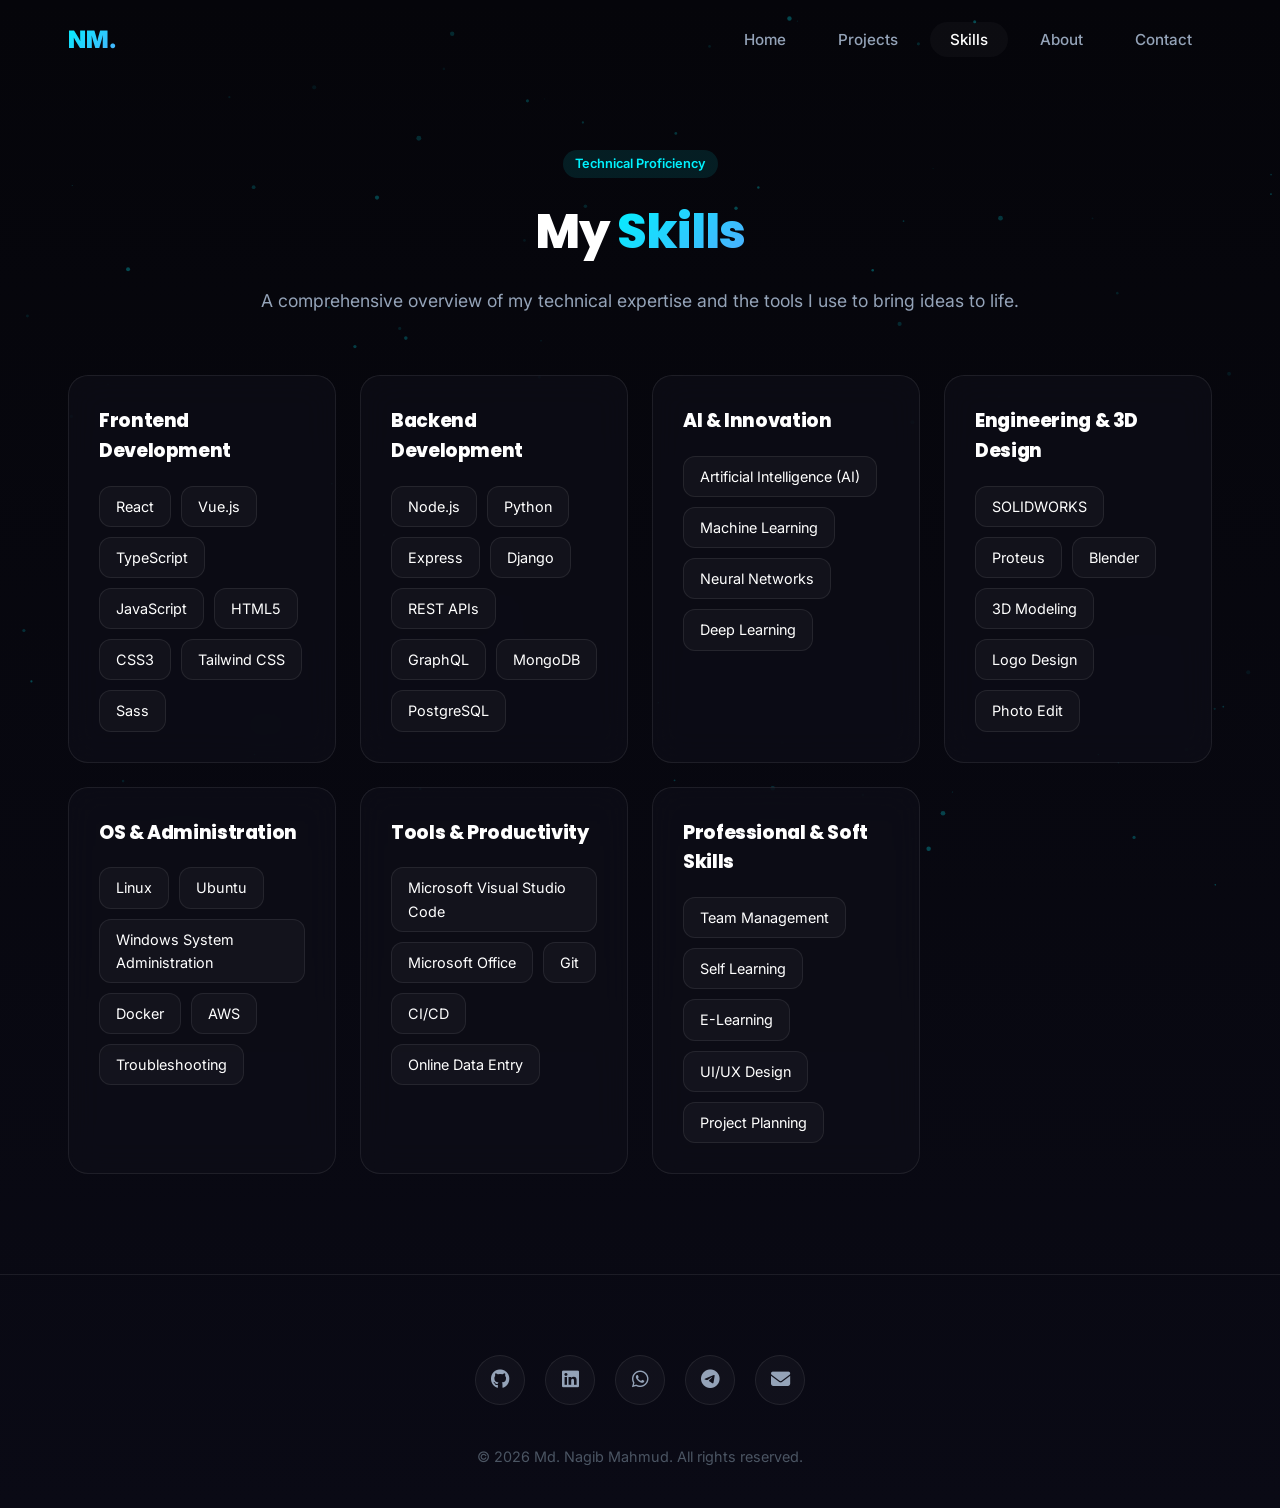
<file: skills.html>
<!DOCTYPE html>
<html lang="en">
<head>
    <meta charset="UTF-8">
    <meta name="viewport" content="width=device-width, initial-scale=1.0">
    <title>Skills | Md. Nagib Mahmud</title>
    <link rel="stylesheet" href="styles.css">
    <link href="https://fonts.googleapis.com/css2?family=Inter:wght@300;400;500;600;700;800;900&family=Poppins:wght@400;500;600;700;800;900&display=swap" rel="stylesheet">
    <link rel="stylesheet" href="https://cdnjs.cloudflare.com/ajax/libs/font-awesome/6.4.0/css/all.min.css">
</head>
<body>
    <canvas id="particle-canvas"></canvas>

    <header class="header" id="header">
        <nav class="nav">
            <div class="nav-brand">NM<span>.</span></div>
            <ul class="nav-links">
                <li><a href="index.html">Home</a></li>
                <li><a href="projects.html">Projects</a></li>
                <li><a href="skills.html" class="active">Skills</a></li>
                <li><a href="about.html">About</a></li>
                <li><a href="contact.html">Contact</a></li>
            </ul>
        </nav>
    </header>

    <main class="container" style="padding-top: 150px;">
        <div class="section-header">
            <span class="project-tag" style="margin-bottom: 16px; display: inline-block;">Technical Proficiency</span>
            <h2>My <span class="text-gradient">Skills</span></h2>
            <p>A comprehensive overview of my technical expertise and the tools I use to bring ideas to life.</p>
        </div>

        <div class="skills-grid">
            <!-- Skills categories will be loaded by script.js -->
            <div class="skill-category">
                <div style="text-align: center; padding: 40px;">
                    <i class="fas fa-spinner fa-spin" style="font-size: 2rem; color: var(--cyan);"></i>
                    <p style="margin-top: 20px; color: var(--text-secondary);">Loading skills...</p>
                </div>
            </div>
        </div>
    </main>

    <footer class="footer">
        <div class="container">
            <div class="social-links">
                <a href="https://github.com/nagibmahmud" target="_blank"><i class="fab fa-github"></i></a>
                <a href="https://linkedin.com/in/nagibmahmud" target="_blank"><i class="fab fa-linkedin"></i></a>
                <a href="https://wa.me/8801234567890" target="_blank"><i class="fab fa-whatsapp"></i></a>
                <a href="https://t.me/nagibmahmud" target="_blank"><i class="fab fa-telegram"></i></a>
                <a href="mailto:nagibmahmud@gmail.com"><i class="fas fa-envelope"></i></a>
            </div>
            <div class="footer-divider"></div>
            <p class="footer-text">&copy; <span id="currentYear"></span> Md. Nagib Mahmud. All rights reserved.</p>
        </div>
    </footer>

    <script src="script.js"></script>
    <script>
        // Particle Background Logic
        const canvas = document.getElementById('particle-canvas');
        const ctx = canvas.getContext('2d');
        let particles = [];
        function resize() { canvas.width = window.innerWidth; canvas.height = window.innerHeight; }
        window.addEventListener('resize', resize);
        resize();
        class Particle {
            constructor() {
                this.x = Math.random() * canvas.width;
                this.y = Math.random() * canvas.height;
                this.size = Math.random() * 2 + 0.5;
                this.speedX = Math.random() * 0.5 - 0.25;
                this.speedY = Math.random() * 0.5 - 0.25;
                this.color = 'rgba(0, 242, 254, ' + (Math.random() * 0.5 + 0.1) + ')';
            }
            update() {
                this.x += this.speedX; this.y += this.speedY;
                if (this.x > canvas.width) this.x = 0; if (this.x < 0) this.x = canvas.width;
                if (this.y > canvas.height) this.y = 0; if (this.y < 0) this.y = canvas.height;
            }
            draw() {
                ctx.fillStyle = this.color; ctx.beginPath();
                ctx.arc(this.x, this.y, this.size, 0, Math.PI * 2); ctx.fill();
            }
        }
        for (let i = 0; i < 100; i++) particles.push(new Particle());
        function animate() {
            ctx.clearRect(0, 0, canvas.width, canvas.height);
            particles.forEach(p => { p.update(); p.draw(); });
            requestAnimationFrame(animate);
        }
        animate();
        
        window.addEventListener('scroll', () => {
            const header = document.getElementById('header');
            if (window.scrollY > 50) header.classList.add('scrolled');
            else header.classList.remove('scrolled');
        });
    </script>
</body>
</html>
</file>
<file: styles.css>
/* 
=========================================
Premium Cinematic Portfolio Design System
=========================================
*/

@import url('https://fonts.googleapis.com/css2?family=Inter:wght@300;400;500;600;700;800;900&family=Poppins:wght@400;500;600;700;800;900&display=swap');

:root {
    --font-primary: 'Inter', sans-serif;
    --font-heading: 'Poppins', sans-serif;

    /* Color System - Midnight Obsidian */
    --bg-color: #05050a;
    --surface-color: rgba(255, 255, 255, 0.03);
    --surface-hover: rgba(255, 255, 255, 0.07);
    
    --text-primary: #ffffff;
    --text-secondary: #94a3b8;
    --text-tertiary: #4b5563;

    /* Accents */
    --cyan: #00f2fe;
    --blue: #4facfe;
    --purple: #a855f7;
    --pink: #ec4899;
    --amber: #f59e0b;
    
    /* Gradients */
    --grad-primary: linear-gradient(135deg, var(--cyan) 0%, var(--blue) 100%);
    --grad-purple: linear-gradient(135deg, var(--purple) 0%, var(--pink) 100%);
    --grad-dark: linear-gradient(180deg, #05050a 0%, #0a0a15 100%);

    /* Glass Effects */
    --glass-bg: rgba(15, 15, 25, 0.6);
    --glass-border: rgba(255, 255, 255, 0.08);
    --glass-blur: blur(16px);
    
    /* Shadows & Glows */
    --shadow-lg: 0 20px 50px rgba(0, 0, 0, 0.6);
    --glow-cyan: 0 0 30px rgba(0, 242, 254, 0.3);
    --glow-purple: 0 0 30px rgba(168, 85, 247, 0.3);

    /* Spacing & Radius */
    --radius-sm: 12px;
    --radius-md: 20px;
    --radius-lg: 32px;
    --radius-full: 999px;
}

/* ===== RESET & BASE ===== */
*, *::before, *::after {
    margin: 0;
    padding: 0;
    box-sizing: border-box;
}

html {
    scroll-behavior: smooth;
}

body {
    font-family: var(--font-primary);
    background-color: var(--bg-color);
    background-image: var(--grad-dark);
    color: var(--text-primary);
    line-height: 1.6;
    overflow-x: hidden;
    -webkit-font-smoothing: antialiased;
}

#particle-canvas {
    position: fixed;
    inset: 0;
    z-index: 0;
    pointer-events: none;
    opacity: 0.5;
}

.container {
    max-width: 1200px;
    margin: 0 auto;
    padding: 0 28px;
    position: relative;
    z-index: 1;
}

a { text-decoration: none; color: inherit; transition: all 0.3s ease; }
ul { list-style: none; }
img { max-width: 100%; border-radius: var(--radius-sm); }

/* ===== TYPOGRAPHY ===== */
h1, h2, h3, h4 {
    font-family: var(--font-heading);
    font-weight: 800;
    letter-spacing: -0.02em;
}

.text-gradient {
    background: var(--grad-primary);
    -webkit-background-clip: text;
    -webkit-text-fill-color: transparent;
    background-clip: text;
}

/* ===== HEADER & NAV ===== */
.header {
    position: fixed;
    top: 0;
    left: 0;
    right: 0;
    height: 80px;
    z-index: 1000;
    display: flex;
    align-items: center;
    transition: all 0.4s ease;
}

.header.scrolled {
    background: rgba(5, 5, 10, 0.8);
    backdrop-filter: var(--glass-blur);
    border-bottom: 1px solid var(--glass-border);
    height: 70px;
}

.nav {
    display: flex;
    justify-content: space-between;
    align-items: center;
    width: 100%;
    max-width: 1200px;
    margin: 0 auto;
    padding: 0 28px;
}

.nav-brand {
    font-size: 1.5rem;
    font-weight: 900;
    background: var(--grad-primary);
    -webkit-background-clip: text;
    -webkit-text-fill-color: transparent;
}

.nav-links {
    display: flex;
    gap: 12px;
}

.nav-links a {
    font-size: 0.95rem;
    font-weight: 500;
    color: var(--text-secondary);
    padding: 8px 20px;
    border-radius: var(--radius-full);
}

.nav-links a:hover, .nav-links a.active {
    color: var(--text-primary);
    background: var(--surface-color);
}

/* ===== HERO SECTION ===== */
.hero {
    min-height: 100vh;
    display: flex;
    align-items: center;
    padding-top: 100px;
    position: relative;
    z-index: 1;
}

.hero-grid {
    display: grid;
    grid-template-columns: 1.2fr 0.8fr;
    gap: 60px;
    align-items: center;
}

.hero-content {
    animation: fadeInSlideUp 1s ease forwards;
}

@keyframes fadeInSlideUp {
    from { opacity: 0; transform: translateY(40px); }
    to { opacity: 1; transform: translateY(0); }
}

.hero-avatar {
    width: 120px;
    height: 120px;
    background: var(--grad-primary);
    border-radius: 50%;
    display: flex;
    align-items: center;
    justify-content: center;
    font-size: 3.5rem;
    margin-bottom: 30px;
    box-shadow: var(--glow-cyan);
    border: 3px solid rgba(255, 255, 255, 0.2);
    animation: float 4s ease-in-out infinite;
}

@keyframes float {
    0%, 100% { transform: translateY(0); }
    50% { transform: translateY(-15px); }
}

.hero h1 {
    font-size: 4.5rem;
    line-height: 1.1;
    margin-bottom: 24px;
}

.hero-subtitle {
    font-size: 1.25rem;
    color: var(--text-secondary);
    max-width: 600px;
    margin-bottom: 40px;
}

.hero-buttons {
    display: flex;
    gap: 20px;
}

/* ===== BUTTONS ===== */
.btn-primary {
    display: inline-flex;
    align-items: center;
    gap: 10px;
    padding: 16px 36px;
    background: var(--grad-primary);
    color: #000;
    font-weight: 700;
    border-radius: var(--radius-full);
    box-shadow: var(--glow-cyan);
    transition: all 0.3s ease;
}

.btn-primary:hover {
    transform: translateY(-3px);
    box-shadow: 0 10px 30px rgba(0, 242, 254, 0.5);
}

.btn-secondary {
    display: inline-flex;
    align-items: center;
    gap: 10px;
    padding: 16px 36px;
    background: var(--surface-color);
    border: 1px solid var(--glass-border);
    color: var(--text-primary);
    font-weight: 600;
    border-radius: var(--radius-full);
}

.btn-secondary:hover {
    background: var(--surface-hover);
    border-color: var(--cyan);
}

/* ===== PROJECT CARDS ===== */
.section-header {
    text-align: center;
    margin-bottom: 60px;
}

.section-header h2 {
    font-size: 3rem;
    margin-bottom: 16px;
}

.section-header p {
    color: var(--text-secondary);
    font-size: 1.1rem;
}

.projects-grid {
    display: grid;
    grid-template-columns: repeat(auto-fit, minmax(350px, 1fr));
    gap: 30px;
}

.project-card {
    background: var(--glass-bg);
    backdrop-filter: var(--glass-blur);
    border: 1px solid var(--glass-border);
    border-radius: var(--radius-md);
    overflow: hidden;
    transition: all 0.4s ease;
}

.project-card:hover {
    transform: translateY(-10px);
    border-color: var(--cyan);
    box-shadow: var(--shadow-lg);
}

.project-image-wrapper {
    height: 240px;
    overflow: hidden;
    position: relative;
}

.project-image {
    width: 100%;
    height: 100%;
    object-fit: cover;
    transition: transform 0.6s ease;
}

.project-card:hover .project-image {
    transform: scale(1.1);
}

.project-overlay {
    position: absolute;
    inset: 0;
    background: rgba(0, 0, 0, 0.7);
    display: flex;
    align-items: center;
    justify-content: center;
    gap: 15px;
    opacity: 0;
    transition: opacity 0.3s ease;
}

.project-card:hover .project-overlay {
    opacity: 1;
}

.project-content {
    padding: 24px;
}

.project-tags {
    display: flex;
    gap: 8px;
    flex-wrap: wrap;
    margin-top: 16px;
}

.project-tag {
    font-size: 0.8rem;
    font-weight: 600;
    color: var(--cyan);
    background: rgba(0, 242, 254, 0.1);
    padding: 4px 12px;
    border-radius: var(--radius-full);
}

/* ===== SKILLS SECTION ===== */
.skills-grid {
    display: grid;
    grid-template-columns: repeat(auto-fit, minmax(250px, 1fr));
    gap: 24px;
}

.skill-category {
    background: var(--glass-bg);
    backdrop-filter: var(--glass-blur);
    border: 1px solid var(--glass-border);
    padding: 30px;
    border-radius: var(--radius-md);
}

.skill-list {
    display: flex;
    flex-wrap: wrap;
    gap: 10px;
    margin-top: 20px;
}

.skill-tag {
    background: var(--surface-color);
    border: 1px solid var(--glass-border);
    padding: 8px 16px;
    border-radius: var(--radius-sm);
    font-size: 0.9rem;
    transition: all 0.3s ease;
}

.skill-tag:hover {
    border-color: var(--cyan);
    color: var(--cyan);
}

/* ===== FOOTER ===== */
.footer {
    padding: 80px 0 40px;
    border-top: 1px solid var(--glass-border);
    margin-top: 100px;
    text-align: center;
}

.social-links {
    display: flex;
    justify-content: center;
    gap: 20px;
    margin-bottom: 40px;
}

.social-links a {
    width: 50px;
    height: 50px;
    background: var(--surface-color);
    border: 1px solid var(--glass-border);
    border-radius: 50%;
    display: flex;
    align-items: center;
    justify-content: center;
    font-size: 1.2rem;
    color: var(--text-secondary);
}

.social-links a:hover {
    color: var(--cyan);
    border-color: var(--cyan);
    transform: translateY(-5px);
}

.footer-text {
    color: var(--text-tertiary);
    font-size: 0.9rem;
}

/* ===== RESPONSIVE ===== */
@media (max-width: 968px) {
    .hero-grid { grid-template-columns: 1fr; text-align: center; }
    .hero-avatar { margin: 0 auto 30px; }
    .hero h1 { font-size: 3.5rem; }
    .hero-buttons { justify-content: center; }
    .hero-subtitle { margin: 0 auto 40px; }
}

@media (max-width: 768px) {
    h1 { font-size: 2.8rem !important; }
    .nav-links { display: none; }
}
</file>
<file: admin-styles.css>
/* Admin Panel Specific Styles */
/* These styles complement the main styles.css */

/* Admin Section */
.admin-section {
    padding: 120px 24px;
    background: linear-gradient(180deg, rgba(15, 23, 42, 0.95) 0%, rgba(17, 24, 39, 0.95) 100%);
    position: relative;
    min-height: 100vh;
}

.admin-section::before {
    content: '';
    position: absolute;
    top: 0;
    left: 0;
    right: 0;
    height: 4px;
    background: linear-gradient(90deg, var(--accent-color), var(--accent-2), var(--accent-3));
}

/* Admin Tabs */
.admin-tab {
    display: none;
    animation: fadeIn 0.3s ease;
}

.admin-tab.active {
    display: block;
}

@keyframes fadeIn {
    from {
        opacity: 0;
        transform: translateY(20px);
    }
    to {
        opacity: 1;
        transform: translateY(0);
    }
}

/* Admin Card */
.admin-card {
    background: linear-gradient(145deg, var(--card-color), #111827);
    border-radius: var(--radius-lg);
    padding: 40px;
    box-shadow: var(--shadow);
    border: 1px solid var(--border-color);
    backdrop-filter: blur(10px);
    position: relative;
    overflow: hidden;
}

.admin-card::before {
    content: '';
    position: absolute;
    top: 0;
    left: 0;
    right: 0;
    height: 4px;
    background: linear-gradient(90deg, var(--accent-color), var(--accent-2), var(--accent-3));
}

/* Admin Header */
.admin-header {
    display: flex;
    justify-content: space-between;
    align-items: center;
    margin-bottom: 30px;
    padding-bottom: 20px;
    border-bottom: 1px solid var(--border-color);
}

.admin-header h3 {
    font-size: 1.5rem;
    color: var(--text-primary);
    background: linear-gradient(135deg, var(--text-primary), var(--accent-color));
    -webkit-background-clip: text;
    -webkit-text-fill-color: transparent;
    background-clip: text;
    display: flex;
    align-items: center;
    gap: 12px;
}

.admin-header h3 i {
    color: var(--accent-color);
}

/* Admin Grid */
.admin-grid {
    display: grid;
    grid-template-columns: repeat(auto-fill, minmax(350px, 1fr));
    gap: 25px;
}

/* Admin Item Card */
.admin-item {
    background: linear-gradient(145deg, var(--surface-color), #111827);
    border-radius: var(--radius);
    overflow: hidden;
    border: 1px solid var(--border-color);
    transition: all 0.3s cubic-bezier(0.175, 0.885, 0.32, 1.275);
    position: relative;
}

.admin-item:hover {
    transform: translateY(-5px);
    box-shadow: var(--shadow), 0 0 40px rgba(34, 211, 238, 0.2);
    border-color: rgba(34, 211, 238, 0.3);
}

.admin-item::before {
    content: '';
    position: absolute;
    top: 0;
    left: 0;
    right: 0;
    height: 4px;
    background: transparent;
    transition: background 0.3s ease;
}

.admin-item:hover::before {
    background: linear-gradient(90deg, var(--accent-color), var(--accent-2), var(--accent-3));
}

.admin-item-image {
    width: 100%;
    height: 200px;
    object-fit: cover;
    border-bottom: 1px solid var(--border-color);
}

.admin-item-content {
    padding: 20px;
}

.admin-item-content h4 {
    font-size: 1.2rem;
    color: var(--text-primary);
    margin-bottom: 10px;
    transition: color 0.3s ease;
}

.admin-item-content h4 a {
    color: inherit;
    text-decoration: none;
    display: block;
    height: 100%;
    width: 100%;
    transition: color 0.3s ease;
}

.admin-item-content h4 a:hover {
    color: var(--accent-color);
}

.admin-item:hover .admin-item-content h4 a {
    color: var(--accent-color);
}

.admin-item-content h4 a:hover {
    color: var(--accent-color);
}

.admin-item:hover .admin-item-content h4 a {
    color: var(--accent-color);
}

.admin-item:hover .admin-item-content h4 {
    color: var(--accent-color);
}

.admin-item-content p {
    color: var(--text-secondary);
    font-size: 0.95rem;
    margin-bottom: 15px;
    line-height: 1.5;
}

.admin-item-tags {
    display: flex;
    flex-wrap: wrap;
    gap: 8px;
    margin-bottom: 15px;
}

.admin-item-tag {
    padding: 5px 12px;
    background: rgba(34, 211, 238, 0.1);
    color: var(--accent-color);
    border-radius: 20px;
    font-size: 0.8rem;
    font-weight: 600;
    border: 1px solid rgba(34, 211, 238, 0.3);
}

.admin-item-actions {
    display: flex;
    gap: 10px;
    padding-top: 15px;
    border-top: 1px solid var(--border-color);
}

.admin-item-actions button {
    flex: 1;
    padding: 10px 15px;
    border-radius: 8px;
    border: none;
    cursor: pointer;
    font-weight: 600;
    font-size: 0.9rem;
    transition: all 0.3s ease;
    display: flex;
    align-items: center;
    justify-content: center;
    gap: 8px;
}

.btn-edit-item {
    background: rgba(34, 211, 238, 0.1);
    color: var(--accent-color);
    border: 1px solid rgba(34, 211, 238, 0.3);
}

.btn-edit-item:hover {
    background: var(--accent-color);
    color: white;
    transform: translateY(-2px);
    box-shadow: var(--neon-glow);
}

.btn-delete-item {
    background: rgba(244, 114, 182, 0.1);
    color: var(--accent-3);
    border: 1px solid rgba(244, 114, 182, 0.3);
}

.btn-delete-item:hover {
    background: var(--accent-3);
    color: white;
    transform: translateY(-2px);
    box-shadow: var(--neon-glow-pink);
}

/* Skills Admin Grid */
.skills-admin-grid {
    display: grid;
    grid-template-columns: repeat(auto-fill, minmax(300px, 1fr));
    gap: 25px;
}

.skill-admin-card {
    background: linear-gradient(145deg, var(--surface-color), #111827);
    border-radius: var(--radius);
    padding: 25px;
    border: 1px solid var(--border-color);
    transition: all 0.3s cubic-bezier(0.175, 0.885, 0.32, 1.275);
}

.skill-admin-card:hover {
    transform: translateY(-5px);
    box-shadow: var(--shadow), 0 0 40px rgba(167, 139, 250, 0.2);
    border-color: rgba(167, 139, 250, 0.3);
}

.skill-admin-card h4 {
    font-size: 1.2rem;
    color: var(--text-primary);
    margin-bottom: 15px;
    padding-bottom: 10px;
    border-bottom: 1px solid var(--border-color);
}

.skill-admin-list {
    display: flex;
    flex-wrap: wrap;
    gap: 8px;
    margin-bottom: 15px;
}

.skill-admin-tag {
    padding: 6px 14px;
    background: rgba(167, 139, 250, 0.1);
    color: var(--accent-2);
    border-radius: 20px;
    font-size: 0.85rem;
    font-weight: 600;
    border: 1px solid rgba(167, 139, 250, 0.3);
}

.skill-admin-actions {
    display: flex;
    gap: 10px;
}

/* About Preview */
.about-preview {
    color: var(--text-secondary);
    line-height: 1.8;
}

.about-preview p {
    margin-bottom: 15px;
}

/* Hero Preview */
.hero-preview {
    color: var(--text-secondary);
    text-align: center;
}

.about-preview-stats {
    display: grid;
    grid-template-columns: repeat(auto-fit, minmax(150px, 1fr));
    gap: 20px;
    margin-top: 30px;
    padding-top: 30px;
    border-top: 1px solid var(--border-color);
}

.about-preview-stat {
    text-align: center;
    padding: 20px;
    background: rgba(255, 255, 255, 0.05);
    border-radius: var(--radius);
    border: 1px solid var(--border-color);
}

.about-preview-stat .number {
    font-size: 2.5rem;
    font-weight: 800;
    background: linear-gradient(135deg, var(--text-primary), var(--accent-color));
    -webkit-background-clip: text;
    -webkit-text-fill-color: transparent;
    background-clip: text;
    display: block;
}

.about-preview-stat .label {
    color: var(--text-secondary);
    font-size: 0.9rem;
    text-transform: uppercase;
    letter-spacing: 1px;
    margin-top: 5px;
    display: block;
}

/* Contact Preview */
.contact-preview {
    padding: 30px;
    background: rgba(255, 255, 255, 0.05);
    border-radius: var(--radius);
    border: 1px solid var(--border-color);
    margin-bottom: 30px;
}

.contact-preview h4 {
    color: var(--text-primary);
    margin-bottom: 20px;
    font-size: 1.2rem;
}

.contact-info-item {
    display: flex;
    align-items: center;
    gap: 15px;
    padding: 15px 0;
    border-bottom: 1px solid var(--border-color);
}

.contact-info-item:last-child {
    border-bottom: none;
}

.contact-info-item i {
    width: 40px;
    height: 40px;
    display: flex;
    align-items: center;
    justify-content: center;
    background: rgba(34, 211, 238, 0.1);
    border-radius: 50%;
    color: var(--accent-color);
    font-size: 1.2rem;
}

.contact-info-item span {
    color: var(--text-secondary);
}

.contact-info-item a {
    color: var(--accent-color);
    text-decoration: none;
    transition: color 0.3s ease;
}

.contact-info-item a:hover {
    color: var(--accent-2);
}

/* Messages Section */
.messages-section {
    margin-top: 30px;
}

.messages-section h4 {
    color: var(--text-primary);
    margin-bottom: 20px;
    font-size: 1.2rem;
    display: flex;
    align-items: center;
    gap: 10px;
}

.messages-section h4 i {
    color: var(--accent-color);
}

.messages-list {
    display: flex;
    flex-direction: column;
    gap: 15px;
}

.message-card {
    background: linear-gradient(145deg, var(--surface-color), #111827);
    border-radius: var(--radius);
    padding: 20px;
    border: 1px solid var(--border-color);
    transition: all 0.3s ease;
}

.message-card:hover {
    border-color: rgba(34, 211, 238, 0.3);
    transform: translateX(5px);
}

.message-header {
    display: flex;
    justify-content: space-between;
    align-items: center;
    margin-bottom: 15px;
    padding-bottom: 15px;
    border-bottom: 1px solid var(--border-color);
}

.message-sender {
    color: var(--text-primary);
    font-weight: 600;
}

.message-date {
    color: var(--text-secondary);
    font-size: 0.85rem;
}

.message-body {
    color: var(--text-secondary);
    line-height: 1.6;
    margin-bottom: 15px;
}

.message-actions {
    display: flex;
    gap: 10px;
}

.btn-reply {
    padding: 8px 16px;
    background: rgba(34, 211, 238, 0.1);
    color: var(--accent-color);
    border: 1px solid rgba(34, 211, 238, 0.3);
    border-radius: 8px;
    cursor: pointer;
    font-weight: 600;
    font-size: 0.85rem;
    transition: all 0.3s ease;
}

.btn-reply:hover {
    background: var(--accent-color);
    color: white;
}

.btn-delete-message {
    padding: 8px 16px;
    background: rgba(244, 114, 182, 0.1);
    color: var(--accent-3);
    border: 1px solid rgba(244, 114, 182, 0.3);
    border-radius: 8px;
    cursor: pointer;
    font-weight: 600;
    font-size: 0.85rem;
    transition: all 0.3s ease;
}

.btn-delete-message:hover {
    background: var(--accent-3);
    color: white;
}

/* Empty State */
.empty-admin-state {
    text-align: center;
    padding: 60px 20px;
    grid-column: 1 / -1;
}

.empty-admin-icon {
    font-size: 5rem;
    margin-bottom: 20px;
    opacity: 0.5;
}

.empty-admin-state p {
    color: var(--text-secondary);
    font-size: 1.1rem;
    margin-bottom: 20px;
}

/* Modal Styles */
.modal {
    display: none;
    position: fixed;
    inset: 0;
    background: rgba(0, 0, 0, 0.7);
    backdrop-filter: blur(5px);
    z-index: 1000;
    align-items: center;
    justify-content: center;
    padding: 20px;
}

.modal.show {
    display: flex;
}

.modal-content {
    background: linear-gradient(145deg, var(--card-color), #111827);
    border-radius: var(--radius-lg);
    width: 100%;
    max-width: 650px;
    max-height: 90vh;
    overflow-y: auto;
    animation: modalSlide 0.3s ease;
    border: 1px solid var(--border-color);
    backdrop-filter: blur(10px);
    box-shadow: var(--shadow);
}

@keyframes modalSlide {
    from {
        opacity: 0;
        transform: translateY(-30px);
    }
    to {
        opacity: 1;
        transform: translateY(0);
    }
}

.modal-content::before {
    content: '';
    position: absolute;
    top: 0;
    left: 0;
    right: 0;
    height: 4px;
    background: linear-gradient(90deg, var(--accent-color), var(--accent-2), var(--accent-3));
}

.modal-header {
    padding: 25px 30px;
    border-bottom: 1px solid var(--border-color);
    display: flex;
    justify-content: space-between;
    align-items: center;
    position: sticky;
    top: 0;
    background: linear-gradient(145deg, var(--card-color), #111827);
    border-radius: var(--radius-lg) var(--radius-lg) 0 0;
}

.modal-header h3 {
    font-size: 1.4rem;
    color: var(--text-primary);
    background: linear-gradient(135deg, var(--text-primary), var(--accent-color));
    -webkit-background-clip: text;
    -webkit-text-fill-color: transparent;
    background-clip: text;
    display: flex;
    align-items: center;
    gap: 10px;
}

.modal-header h3 i {
    color: var(--accent-color);
}

.modal-close {
    background: none;
    border: none;
    font-size: 2rem;
    color: var(--text-secondary);
    cursor: pointer;
    transition: all 0.3s ease;
    line-height: 1;
    width: 50px;
    height: 50px;
    display: flex;
    align-items: center;
    justify-content: center;
    border-radius: 50%;
    border: 1px solid var(--border-color);
    background: rgba(255, 255, 255, 0.05);
    backdrop-filter: blur(5px);
}

.modal-close:hover {
    color: var(--accent-color);
    transform: scale(1.1) rotate(90deg);
    box-shadow: var(--neon-glow);
    border-color: var(--accent-color);
    background: rgba(34, 211, 238, 0.1);
}

.modal-form {
    padding: 30px;
    display: flex;
    flex-direction: column;
    gap: 25px;
}

.modal-form .form-group {
    display: flex;
    flex-direction: column;
}

.modal-form label {
    font-weight: 600;
    color: var(--text-secondary);
    margin-bottom: 8px;
    font-size: 0.9rem;
    text-transform: uppercase;
    letter-spacing: 1px;
}

.modal-form input,
.modal-form textarea {
    padding: 14px 18px;
    border: 2px solid var(--border-color);
    border-radius: 12px;
    font-size: 1rem;
    font-family: 'Inter', sans-serif;
    transition: border-color 0.3s ease;
    background: rgba(255, 255, 255, 0.05);
    color: var(--text-primary);
    backdrop-filter: blur(5px);
}

.modal-form input:focus,
.modal-form textarea:focus {
    outline: none;
    border-color: var(--accent-color);
    background: rgba(34, 211, 238, 0.1);
    box-shadow: 0 0 0 3px rgba(34, 211, 238, 0.2);
    color: var(--text-primary);
}

.modal-form small {
    color: var(--text-secondary);
    font-size: 0.85rem;
    margin-top: 5px;
}

.form-row {
    display: grid;
    grid-template-columns: 1fr 1fr;
    gap: 20px;
}

.checkbox-group {
    flex-direction: row;
    align-items: center;
}

.checkbox-label {
    display: flex;
    align-items: center;
    gap: 12px;
    cursor: pointer;
    font-weight: 500 !important;
    color: var(--text-secondary);
}

.checkbox-label input[type="checkbox"] {
    width: 22px;
    height: 22px;
    cursor: pointer;
    accent-color: var(--accent-color);
}

.modal-actions {
    display: flex;
    gap: 15px;
    padding-top: 10px;
}

.modal-actions .btn-secondary,
.modal-actions .btn-primary {
    flex: 1;
}

/* Responsive */
@media (max-width: 768px) {
    .admin-section {
        padding: 80px 20px;
    }

    .admin-card {
        padding: 25px 20px;
    }

    .admin-header {
        flex-direction: column;
        gap: 15px;
        align-items: stretch;
    }

    .admin-grid {
        grid-template-columns: 1fr;
    }

    .form-row {
        grid-template-columns: 1fr;
    }

    .modal-actions {
        flex-direction: column;
    }

    .nav-links {
        display: none;
    }
}

/* Settings Page */
.settings-content {
    display: flex;
    flex-direction: column;
    gap: 30px;
}

.export-section,
.import-section,
.github-section,
.security-section {
    padding: 30px;
    background: rgba(255, 255, 255, 0.05);
    border-radius: var(--radius);
    border: 1px solid var(--border-color);
}

.export-section h4,
.import-section h4,
.github-section h4 {
    color: var(--text-primary);
    margin-bottom: 15px;
    font-size: 1.2rem;
    display: flex;
    align-items: center;
    gap: 10px;
}

.export-section h4 i,
.import-section h4 i,
.github-section h4 i {
    color: var(--accent-color);
}

.export-section p,
.import-section p {
    color: var(--text-secondary);
    margin-bottom: 20px;
}

.github-section ol {
    color: var(--text-secondary);
    line-height: 2;
    padding-left: 20px;
}

.github-section ol li {
    margin-bottom: 10px;
}

.github-section code {
    background: rgba(34, 211, 238, 0.1);
    color: var(--accent-color);
    padding: 2px 8px;
    border-radius: 4px;
    font-family: 'Courier New', monospace;
}

/* Navigation Active State */
.nav-links a.active {
    color: var(--accent-color);
}

/* Featured Badge */
.featured-badge {
    display: inline-block;
    padding: 4px 12px;
    background: linear-gradient(135deg, var(--accent-3), var(--accent-2));
    color: white;
    border-radius: 20px;
    font-size: 0.75rem;
    font-weight: 700;
    text-transform: uppercase;
    letter-spacing: 1px;
    margin-bottom: 10px;
}
</file>
